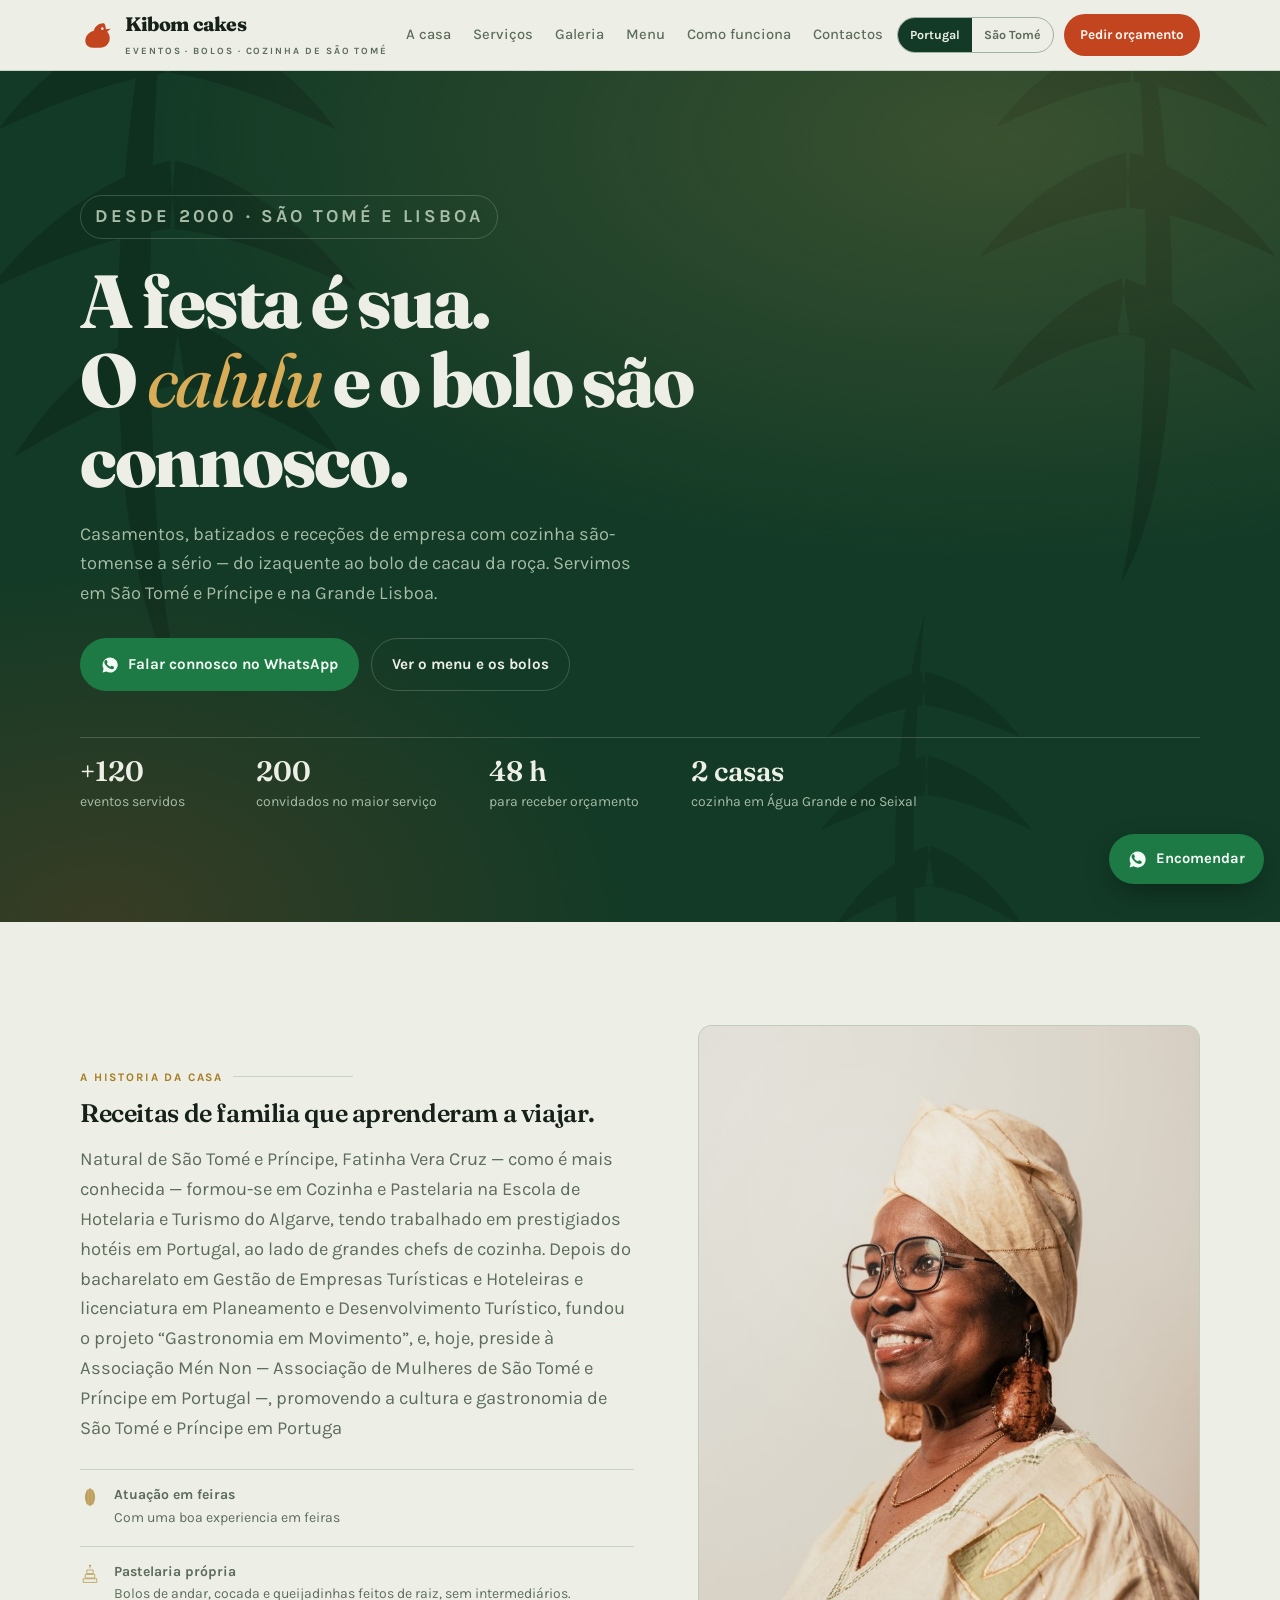
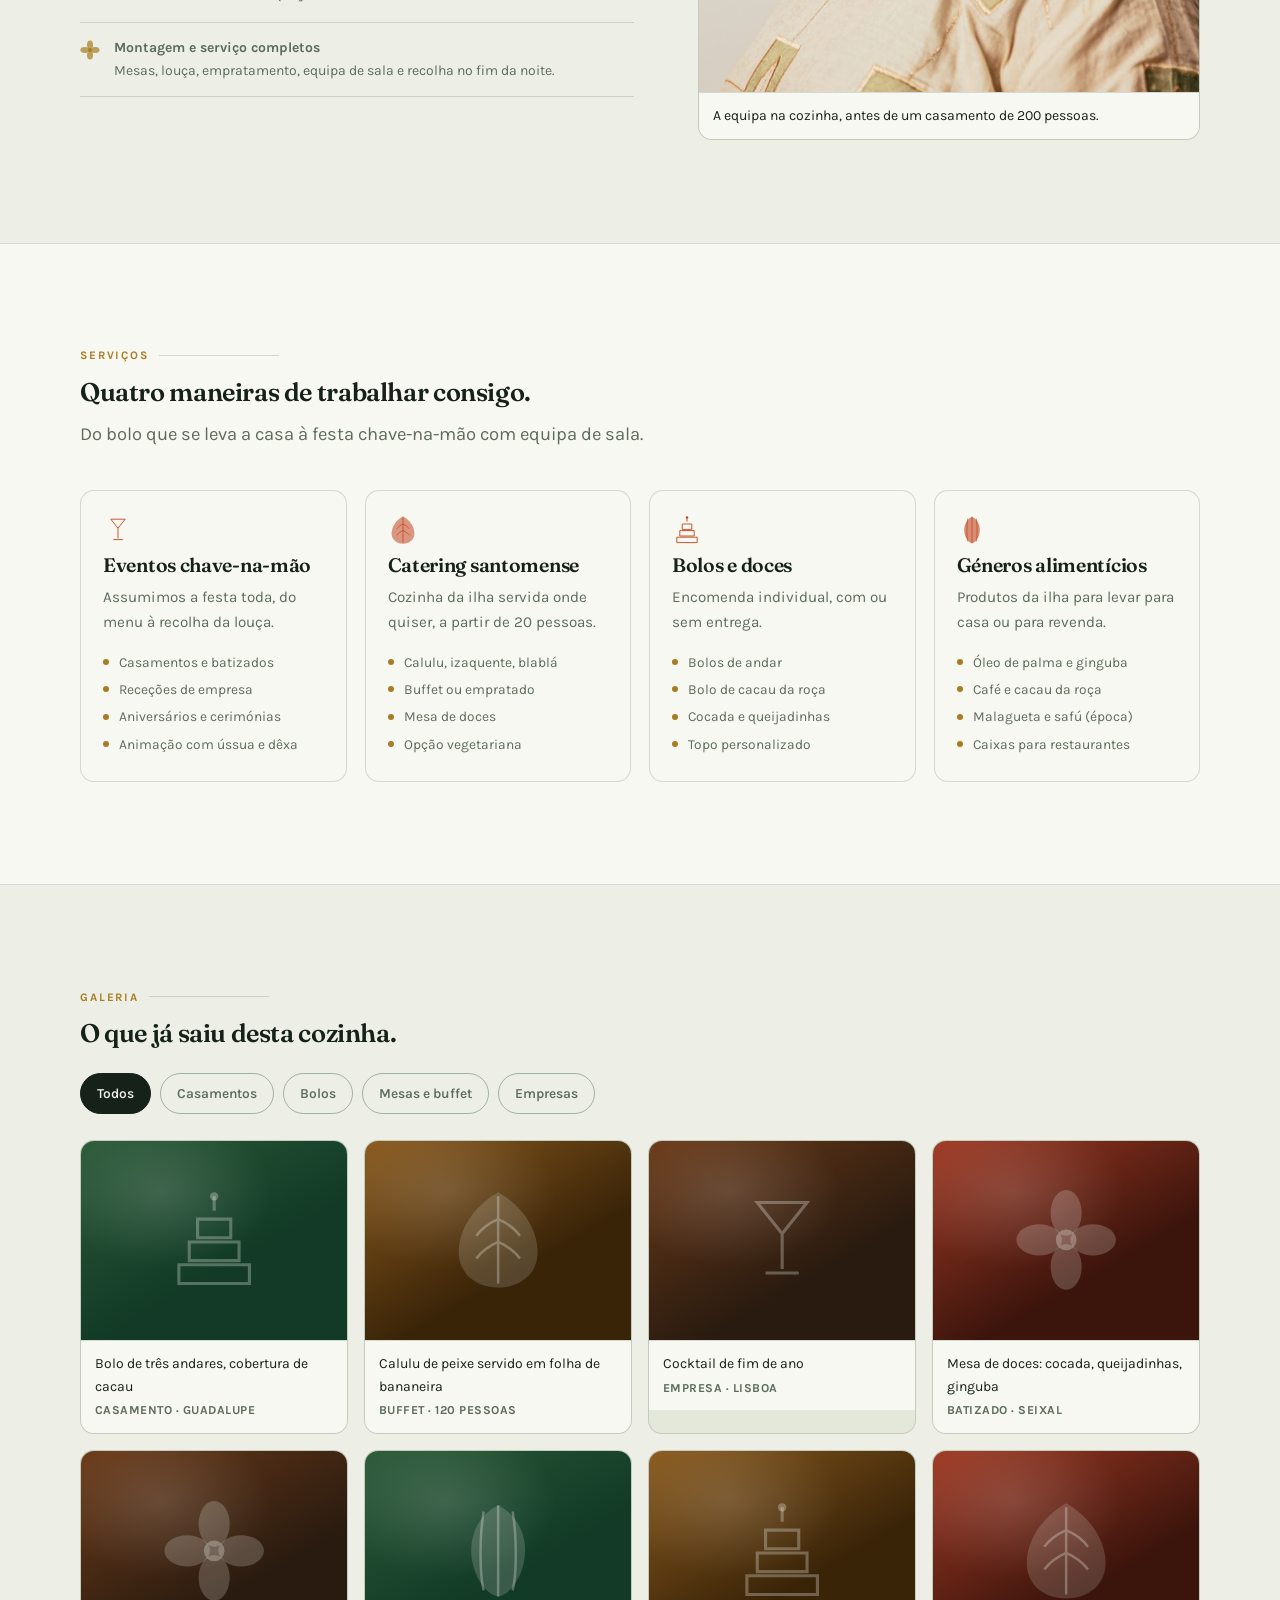
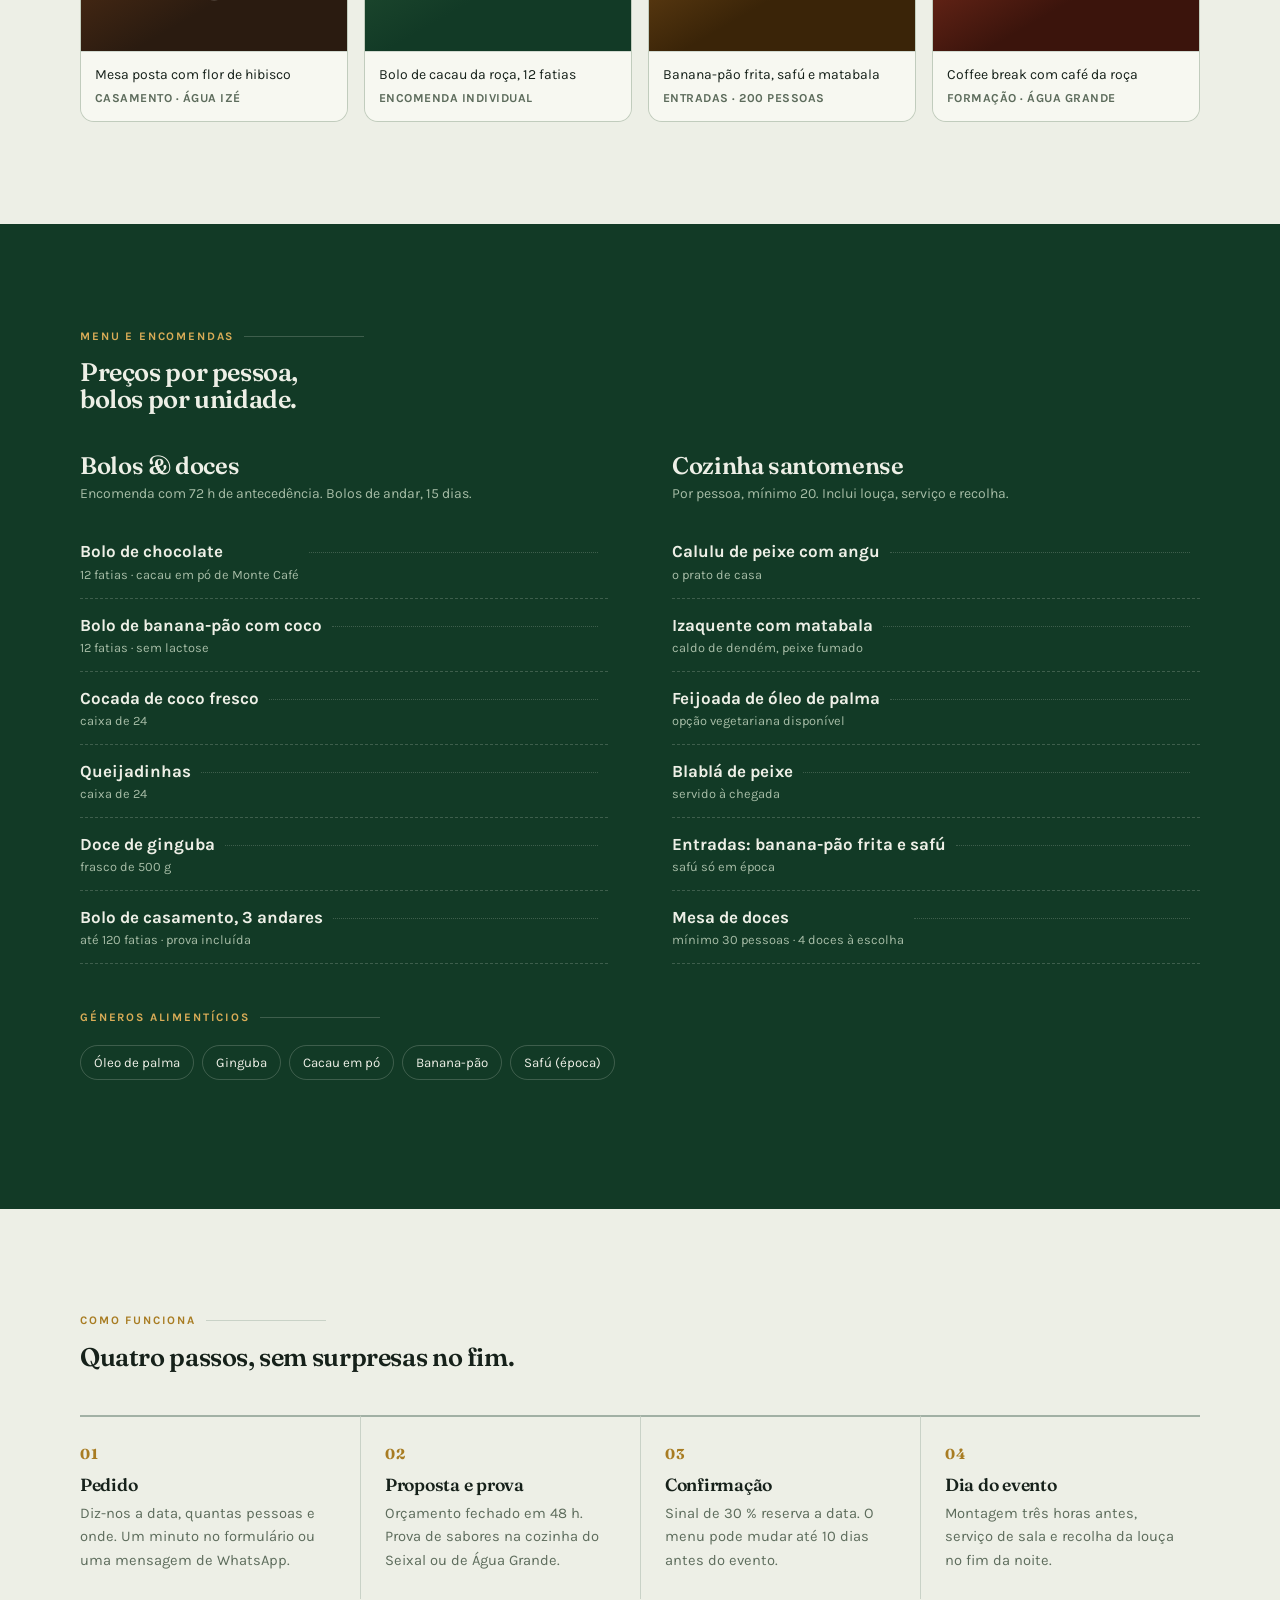
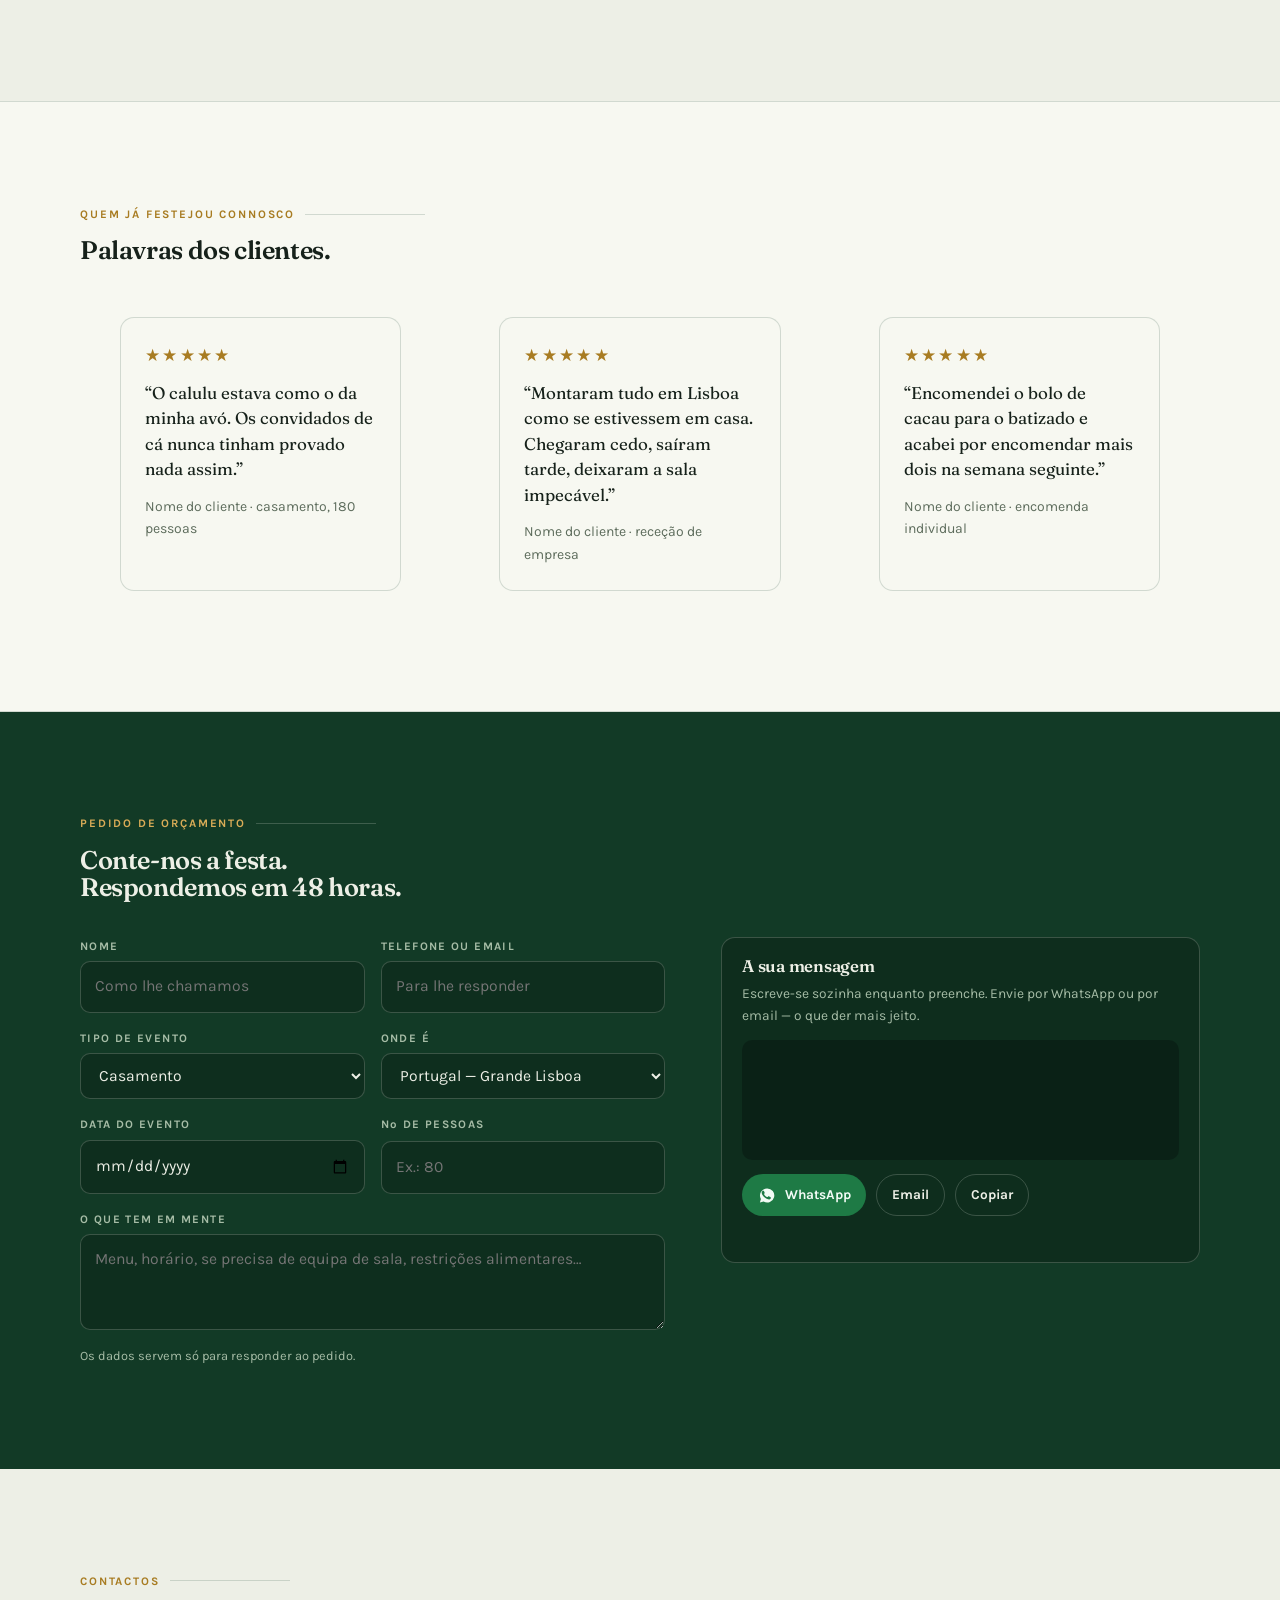
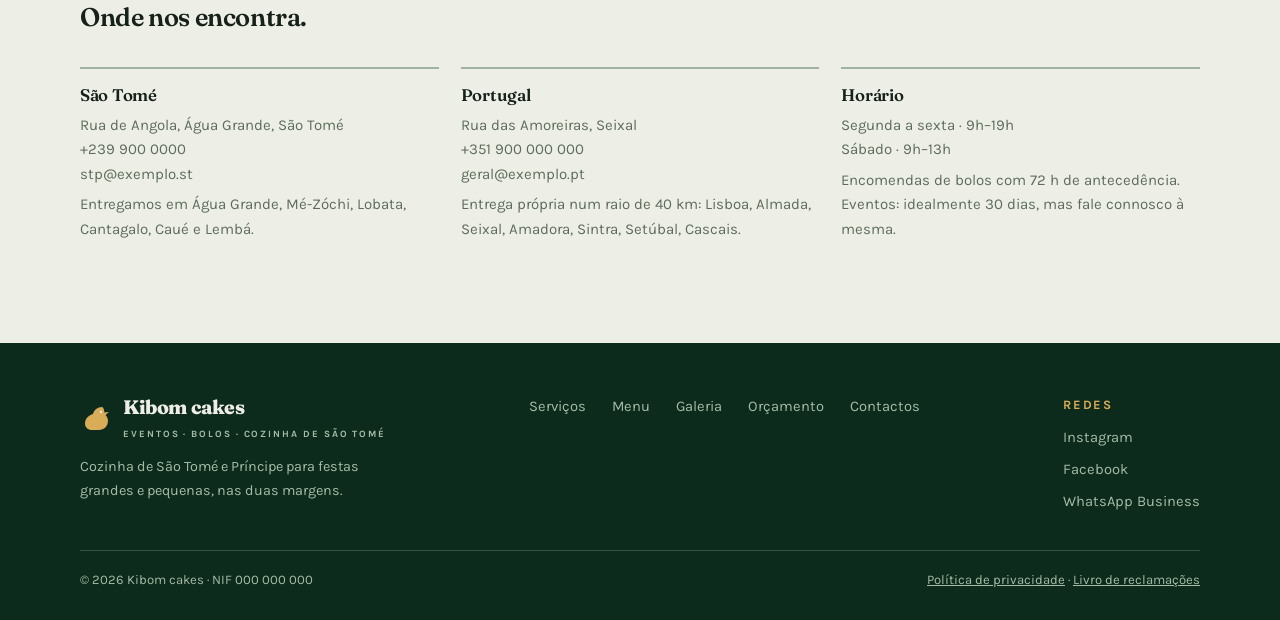
<file: index.html>
<!doctype html>
<html lang="pt-PT">
<head>
<meta charset="utf-8">
<meta name="viewport" content="width=device-width, initial-scale=1">
<meta name="description" content="Eventos, catering, bolos e géneros alimentícios de São Tomé e Príncipe. Servimos em São Tomé e na Grande Lisboa.">
<meta name="theme-color" content="#123A26">
<link rel="icon" href="data:image/svg+xml,<svg xmlns=%22http://www.w3.org/2000/svg%22 viewBox=%220 0 100 100%22><text y=%22.9em%22 font-size=%2290%22>&#127856;</text></svg>">
<!-- Open Graph: substituir url/imagem pelos reais antes de publicar -->
<meta property="og:type" content="website">
<meta property="og:title" content="Kibom cakes — Eventos e bolos de São Tomé">
<meta property="og:description" content="Cozinha de São Tomé e Príncipe para festas grandes e pequenas, em São Tomé e na Grande Lisboa.">
<style>
  *{box-sizing:border-box}
  html{-webkit-text-size-adjust:100%}
  body{margin:0}
  img{max-width:100%;height:auto}
  [hidden]{display:none !important}
</style>
<title>Kibom cakes</title>
<link rel="preconnect" href="https://fonts.googleapis.com">
<link rel="preconnect" href="https://fonts.gstatic.com" crossorigin>
<link rel="stylesheet" href="https://fonts.googleapis.com/css2?family=Fraunces:opsz,wght,SOFT,WONK@9..144,400,40,1;9..144,600,40,1;9..144,800,40,1&family=Karla:wght@400;500;700&display=swap">

<link rel="stylesheet" href="kibom.css">
</head>
<body>
<a class="skip" href="#main">Saltar para o conteúdo</a>

<!-- motifs -->
<svg width="0" height="0" style="position:absolute" aria-hidden="true" focusable="false">
  <defs>
    <symbol id="m-leaf" viewBox="0 0 100 100">
      <path fill="currentColor" d="M50 4C26 18 12 40 12 62c0 20 16 34 38 34s38-14 38-34C88 40 74 18 50 4Z" opacity=".55"/>
      <path stroke="currentColor" stroke-width="2.4" fill="none" d="M50 8v84M50 30c-9 4-16 9-21 16M50 30c9 4 16 9 21 16M50 52c-9 4-16 9-21 16M50 52c9 4 16 9 21 16"/>
    </symbol>
    <symbol id="m-pod" viewBox="0 0 100 100">
      <path fill="currentColor" d="M50 6c16 8 26 24 26 44S64 92 50 94C36 92 24 70 24 50S34 14 50 6Z" opacity=".6"/>
      <path stroke="currentColor" stroke-width="2.4" fill="none" d="M50 6v88M36 12c-4 24-4 60 0 76M64 12c4 24 4 60 0 76"/>
    </symbol>
    <symbol id="m-cake" viewBox="0 0 100 100">
      <path stroke="currentColor" stroke-width="3" fill="none" d="M50 8v14M34 30h32v18H34zM26 52h48v18H26zM16 74h68v18H16z"/>
      <circle cx="50" cy="8" r="4" fill="currentColor"/>
    </symbol>
    <symbol id="m-flower" viewBox="0 0 100 100">
      <g fill="currentColor" opacity=".7">
        <ellipse cx="50" cy="24" rx="15" ry="22"/><ellipse cx="50" cy="76" rx="15" ry="22"/>
        <ellipse cx="24" cy="50" rx="22" ry="15"/><ellipse cx="76" cy="50" rx="22" ry="15"/>
      </g>
      <circle cx="50" cy="50" r="10" fill="currentColor"/>
    </symbol>
    <symbol id="m-glass" viewBox="0 0 100 100">
      <path stroke="currentColor" stroke-width="3" fill="none" d="M26 14h48l-24 30zM50 44v34M34 82h32"/>
    </symbol>
    <symbol id="m-frond" viewBox="0 0 200 300">
      <path fill="currentColor" d="M100 0c-6 60-10 140-6 220 2 38 6 62 10 80-10-16-18-44-22-84C76 138 84 58 100 0Z"/>
      <g fill="currentColor">
        <path d="M98 40C76 44 52 60 34 84c26-12 48-20 66-22ZM100 40c22 4 46 20 64 44-26-12-48-20-66-22ZM100 96c-24 6-50 24-70 50 28-14 52-22 72-24ZM102 96c24 6 50 24 70 50-28-14-52-22-72-24ZM102 156c-22 8-46 28-62 54 26-16 48-26 66-28ZM104 156c22 8 46 28 62 54-26-16-48-26-66-28Z"/>
      </g>
    </symbol>
    <symbol id="m-ossobo" viewBox="0 0 64 64">
      <path fill="currentColor" d="M44 10c-9 0-16 6-18 14-8 2-16 9-16 19 0 8 6 13 14 13h14c10 0 18-8 18-18 0-5-2-9-5-12l7-6-9 1c-1-6-2-11-5-11Z"/>
      <circle cx="42" cy="20" r="2.4" fill="var(--bg)"/>
    </symbol>
    <symbol id="m-wa" viewBox="0 0 24 24">
      <path fill="currentColor" d="M12 2a10 10 0 0 0-8.6 15L2 22l5.2-1.4A10 10 0 1 0 12 2Zm5.5 14c-.3.8-1.5 1.4-2.1 1.5-.6.1-1.3.1-2-.1-.5-.2-1.1-.4-1.9-.8-3.3-1.4-5.4-4.8-5.6-5-.2-.2-1.4-1.8-1.4-3.4S5.4 6 5.7 5.7a1 1 0 0 1 .8-.4h.5c.2 0 .5 0 .7.5l1 2.3c.1.2.1.4 0 .6l-.4.6-.3.4c-.1.1-.3.3-.1.6.2.3.8 1.4 1.8 2.3 1.2 1.1 2.2 1.4 2.5 1.6.3.1.5.1.7-.1l.9-1c.2-.3.4-.2.7-.1l2.2 1.1c.3.2.5.2.6.4.1.1.1.6-.2 1.4Z"/>
    </symbol>
  </defs>
</svg>



<header class="site-head">
  <div class="wrap">
    <a class="brand" href="#top" data-ph="logótipo + nome reais">
      <svg aria-hidden="true"><use href="#m-ossobo"/></svg>
      <span>
        <span class="brand-name">Kibom cakes</span>
        <span class="brand-tag">Eventos &middot; Bolos &middot; Cozinha de São Tomé</span>
      </span>
    </a>

    <nav class="nav" id="nav" aria-label="Principal">
      <button class="nav-close" type="button" id="navClose" aria-label="Fechar menu">Fechar</button>
      <a href="#sobre">A casa</a>
      <a href="#servicos">Serviços</a>
      <a href="#galeria">Galeria</a>
      <a href="#menu">Menu</a>
      <a href="#processo">Como funciona</a>
      <a href="#contacto">Contactos</a>
    </nav>

    <div class="head-cta">
      <div class="regsw" role="group" aria-label="Escolher região">
        <button type="button" data-region-btn="pt" aria-pressed="true">Portugal</button>
        <button type="button" data-region-btn="stp" aria-pressed="false">São Tomé</button>
      </div>
      <a class="btn btn-primary btn-sm" href="#orcamento">Pedir orçamento</a>
      <button class="burger" type="button" id="burger" aria-label="Abrir menu" aria-expanded="false">Menu</button>
    </div>
  </div>
</header>

<main id="main">
  <!-- ===== HERO ===== -->
  <section class="hero" id="top">
    <div class="fronds" aria-hidden="true">
      <svg class="f1" viewBox="0 0 200 300"><use href="#m-frond"/></svg>
      <svg class="f2" viewBox="0 0 200 300"><use href="#m-frond"/></svg>
      <svg class="f3" viewBox="0 0 200 300"><use href="#m-frond"/></svg>
    </div>
    <div class="wrap">
      <p class="hero-kicker">Desde <span data-ph="ano de fundação">2000</span> &middot; São Tomé e Lisboa</p>
      <h1>A festa é sua.<br>O <em>calulu</em> e o bolo são connosco.</h1>
      <p>Casamentos, batizados e receções de empresa com cozinha são-tomense a sério — do izaquente ao bolo de cacau da roça. Servimos em São Tomé e Príncipe e na Grande Lisboa.</p>
      <div class="hero-actions">
        <a class="btn btn-wa" href="#orcamento"><svg aria-hidden="true"><use href="#m-wa"/></svg>Falar connosco no WhatsApp</a>
        <a class="btn btn-ghost" href="#menu">Ver o menu e os bolos</a>
      </div>
      <div class="facts">
        <div class="fact" data-ph="número real"><b class="tnum">+120</b><span>eventos servidos</span></div>
        <div class="fact" data-ph="número real"><b class="tnum"> 200</b><span>convidados no maior serviço</span></div>
        <div class="fact"><b class="tnum">48 h</b><span>para receber orçamento</span></div>
        <div class="fact"><b>2 casas</b><span>cozinha em Água Grande e no Seixal</span></div>
      </div>
    </div>
  </section>

  <!-- ===== SOBRE ===== -->
  <section class="section" id="sobre">
    <div class="wrap two">
      <div>
        <p class="eyebrow">A  historia da casa</p>
        <h2>Receitas de familia que aprenderam  a viajar.</h2>
        <p class="lead narrow" style="margin-top:18px" data-ph="história real da empresa">
          Natural de São Tomé e Príncipe, Fatinha Vera Cruz — como é mais conhecida — formou-se em Cozinha e Pastelaria na Escola de Hotelaria e Turismo do Algarve, tendo trabalhado em prestigiados hotéis em Portugal, ao lado de grandes chefs de cozinha. Depois do bacharelato em Gestão de Empresas Turísticas e Hoteleiras e licenciatura em Planeamento e Desenvolvimento Turístico, fundou o projeto “Gastronomia em Movimento”, e, hoje, preside à Associação Mén Non — Associação de Mulheres de São Tomé e Príncipe em Portugal —, promovendo a cultura e gastronomia de São Tomé e Príncipe em Portuga
        </p>
        <ul class="rule-list">
          <li><svg aria-hidden="true"><use href="#m-pod"/></svg><span><b>Atuação em feiras</b><span>Com uma boa experiencia em feiras  </span></span></li>
          <li><svg aria-hidden="true"><use href="#m-cake"/></svg><span><b>Pastelaria própria</b><span>Bolos de andar, cocada e queijadinhas feitos de raiz, sem intermediários.</span></span></li>
          <li><svg aria-hidden="true"><use href="#m-flower"/></svg><span><b>Montagem e serviço completos</b><span>Mesas, louça, empratamento, equipa de sala e recolha no fim da noite.</span></span></li>
        </ul>
      </div>
      <figure class="shot" data-ph="foto real da equipa">
        <div class="shot-art b tall"><img src="026A5405-731x1024.jpg" alt=""></div>
        <figcaption>A equipa na cozinha, antes de um casamento de 200 pessoas.</figcaption>
      </figure>
    </div>
  </section>

  <!-- ===== SERVIÇOS ===== -->
  <section class="section" id="servicos" style="background:var(--surface);border-block:1px solid var(--line)">
    <div class="wrap">
      <p class="eyebrow">Serviços</p>
      <h2>Quatro maneiras de trabalhar consigo.</h2>
      <p class="lead narrow" style="margin-top:14px">Do bolo que se leva a casa à festa chave-na-mão com equipa de sala.</p>
      <div class="svcs">
        <article class="svc">
          <svg aria-hidden="true"><use href="#m-glass"/></svg>
          <h3>Eventos chave-na-mão</h3>
          <p>Assumimos a festa toda, do menu à recolha da louça.</p>
          <ul><li>Casamentos e batizados</li><li>Receções de empresa</li><li>Aniversários e cerimónias</li><li>Animação com ússua e dêxa</li></ul>
        </article>
        <article class="svc">
          <svg aria-hidden="true"><use href="#m-leaf"/></svg>
          <h3>Catering santomense</h3>
          <p>Cozinha da ilha servida onde quiser, a partir de 20 pessoas.</p>
          <ul><li>Calulu, izaquente, blablá</li><li>Buffet ou empratado</li><li>Mesa de doces</li><li>Opção vegetariana</li></ul>
        </article>
        <article class="svc">
          <svg aria-hidden="true"><use href="#m-cake"/></svg>
          <h3>Bolos e doces</h3>
          <p>Encomenda individual, com ou sem entrega.</p>
          <ul><li>Bolos de andar</li><li>Bolo de cacau da roça</li><li>Cocada e queijadinhas</li><li>Topo personalizado</li></ul>
        </article>
        <article class="svc">
          <svg aria-hidden="true"><use href="#m-pod"/></svg>
          <h3>Géneros alimentícios</h3>
          <p>Produtos da ilha para levar para casa ou para revenda.</p>
          <ul><li>Óleo de palma e ginguba</li><li>Café e cacau da roça</li><li>Malagueta e safú (época)</li><li>Caixas para restaurantes</li></ul>
        </article>
      </div>
    </div>
  </section>

  <!-- ===== GALERIA ===== -->
  <section class="section" id="galeria">
    <div class="wrap">
      <p class="eyebrow">Galeria</p>
      <h2>O que já saiu desta cozinha.</h2>
      <div class="filters" role="group" aria-label="Filtrar galeria">
        <button class="chip" type="button" data-filter="todos" aria-pressed="true">Todos</button>
        <button class="chip" type="button" data-filter="casamentos" aria-pressed="false">Casamentos</button>
        <button class="chip" type="button" data-filter="bolos" aria-pressed="false">Bolos</button>
        <button class="chip" type="button" data-filter="mesa" aria-pressed="false">Mesas e buffet</button>
        <button class="chip" type="button" data-filter="empresa" aria-pressed="false">Empresas</button>
      </div>
      <div class="grid-gal" id="gal" data-ph="8 a 12 fotos reais, 1600px de largura">
        <figure class="shot" data-cat="casamentos"><div class="shot-art a"><svg aria-hidden="true"><use href="#m-cake"/></svg></div><button class="shot-btn" type="button" aria-label="Ampliar: bolo de casamento de três andares"></button><figcaption>Bolo de três andares, cobertura de cacau<span>casamento &middot; Guadalupe</span></figcaption></figure>
        <figure class="shot" data-cat="mesa"><div class="shot-art c"><svg aria-hidden="true"><use href="#m-leaf"/></svg></div><button class="shot-btn" type="button" aria-label="Ampliar: mesa de calulu"></button><figcaption>Calulu de peixe servido em folha de bananeira<span>buffet &middot; 120 pessoas</span></figcaption></figure>
        <figure class="shot" data-cat="empresa"><div class="shot-art b"><svg aria-hidden="true"><use href="#m-glass"/></svg></div><button class="shot-btn" type="button" aria-label="Ampliar: receção de empresa"></button><figcaption>Cocktail de fim de ano<span>empresa &middot; Lisboa</span></figcaption></figure>
        <figure class="shot" data-cat="bolos"><div class="shot-art d"><svg aria-hidden="true"><use href="#m-flower"/></svg></div><button class="shot-btn" type="button" aria-label="Ampliar: mesa de doces"></button><figcaption>Mesa de doces: cocada, queijadinhas, ginguba<span>batizado &middot; Seixal</span></figcaption></figure>
        <figure class="shot" data-cat="casamentos"><div class="shot-art b"><svg aria-hidden="true"><use href="#m-flower"/></svg></div><button class="shot-btn" type="button" aria-label="Ampliar: decoração de mesa"></button><figcaption>Mesa posta com flor de hibisco<span>casamento &middot; Água Izé</span></figcaption></figure>
        <figure class="shot" data-cat="bolos"><div class="shot-art a"><svg aria-hidden="true"><use href="#m-pod"/></svg></div><button class="shot-btn" type="button" aria-label="Ampliar: bolo de cacau"></button><figcaption>Bolo de cacau da roça, 12 fatias<span>encomenda individual</span></figcaption></figure>
        <figure class="shot" data-cat="mesa"><div class="shot-art c"><svg aria-hidden="true"><use href="#m-cake"/></svg></div><button class="shot-btn" type="button" aria-label="Ampliar: buffet de banana-pão"></button><figcaption>Banana-pão frita, safú e matabala<span>entradas &middot; 200 pessoas</span></figcaption></figure>
        <figure class="shot" data-cat="empresa"><div class="shot-art d"><svg aria-hidden="true"><use href="#m-leaf"/></svg></div><button class="shot-btn" type="button" aria-label="Ampliar: coffee break"></button><figcaption>Coffee break com café da roça<span>formação &middot; Água Grande</span></figcaption></figure>
      </div>
    </div>
  </section>

  <!-- ===== MENU ===== -->
  <section class="section band on-field" id="menu">
    <div class="wrap">
      <p class="eyebrow">Menu e encomendas</p>
      <h2 style="max-width:20ch">Preços por pessoa, bolos por unidade.</h2>
      <div class="menu-cols">
        <div class="menu-col" data-ph="preços reais">
          <h3>Bolos &amp; doces</h3>
          <p>Encomenda com 72 h de antecedência. Bolos de andar, 15 dias.</p>
          <div class="item"><span class="item-name"><b>Bolo de chocolate</b><small>12 fatias · cacau em pó de Monte Café</small></span><span class="item-dots"></span><span class="item-price" data-eur="50"></span></div>
          <div class="item"><span class="item-name"><b>Bolo de banana-pão com coco</b><small>12 fatias · sem lactose</small></span><span class="item-dots"></span><span class="item-price" data-eur="50"></span></div>
          <div class="item"><span class="item-name"><b>Cocada de coco fresco</b><small>caixa de 24</small></span><span class="item-dots"></span><span class="item-price" data-eur="15"></span></div>
          <div class="item"><span class="item-name"><b>Queijadinhas</b><small>caixa de 24</small></span><span class="item-dots"></span><span class="item-price" data-eur="18"></span></div>
          <div class="item"><span class="item-name"><b>Doce de ginguba</b><small>frasco de 500 g</small></span><span class="item-dots"></span><span class="item-price" data-eur="9"></span></div>
          <div class="item"><span class="item-name"><b>Bolo de casamento, 3 andares</b><small>até 120 fatias · prova incluída</small></span><span class="item-dots"></span><span class="item-price" data-eur="180" data-from="1"></span></div>
        </div>
        <div class="menu-col" data-ph="preços reais">
          <h3>Cozinha santomense</h3>
          <p>Por pessoa, mínimo 20. Inclui louça, serviço e recolha.</p>
          <div class="item"><span class="item-name"><b>Calulu de peixe com angu</b><small>o prato de casa</small></span><span class="item-dots"></span><span class="item-price" data-eur="14"></span></div>
          <div class="item"><span class="item-name"><b>Izaquente com matabala</b><small>caldo de dendém, peixe fumado</small></span><span class="item-dots"></span><span class="item-price" data-eur="13"></span></div>
          <div class="item"><span class="item-name"><b>Feijoada de óleo de palma</b><small>opção vegetariana disponível</small></span><span class="item-dots"></span><span class="item-price" data-eur="12"></span></div>
          <div class="item"><span class="item-name"><b>Blablá de peixe</b><small>servido à chegada</small></span><span class="item-dots"></span><span class="item-price" data-eur="9"></span></div>
          <div class="item"><span class="item-name"><b>Entradas: banana-pão frita e safú</b><small>safú só em época</small></span><span class="item-dots"></span><span class="item-price" data-eur="4"></span></div>
          <div class="item"><span class="item-name"><b>Mesa de doces</b><small>mínimo 30 pessoas · 4 doces à escolha</small></span><span class="item-dots"></span><span class="item-price" data-eur="7"></span></div>
        </div>
      </div>

      <div style="margin-top:44px">
        <p class="eyebrow">Géneros alimentícios</p>
        <div class="pantry">
          <span>Óleo de palma</span><span>Ginguba</span><span>Cacau em pó</span>
         <span>Banana-pão</span><span>Safú (época)</span>
         
        </div>
      </div>

      <p class="note" id="fxNote"></p>
    </div>
  </section>

  <!-- ===== PROCESSO ===== -->
  <section class="section" id="processo">
    <div class="wrap">
      <p class="eyebrow">Como funciona</p>
      <h2>Quatro passos, sem surpresas no fim.</h2>
      <div class="steps">
        <div class="step"><h3>Pedido</h3><p>Diz-nos a data, quantas pessoas e onde. Um minuto no formulário ou uma mensagem de WhatsApp.</p></div>
        <div class="step"><h3>Proposta e prova</h3><p>Orçamento fechado em 48 h. Prova de sabores na cozinha do Seixal ou de Água Grande.</p></div>
        <div class="step"><h3>Confirmação</h3><p>Sinal de 30 % reserva a data. O menu pode mudar até 10 dias antes do evento.</p></div>
        <div class="step"><h3>Dia do evento</h3><p>Montagem três horas antes, serviço de sala e recolha da louça no fim da noite.</p></div>
      </div>
    </div>
  </section>

  <!-- ===== TESTEMUNHOS ===== -->
  <section class="section" style="background:var(--surface);border-block:1px solid var(--line)">
    <div class="wrap">
      <p class="eyebrow">Quem já festejou connosco</p>
      <h2>Palavras dos clientes.</h2>
      <div class="quotes" data-ph="testemunhos reais, com autorização">
        <blockquote class="quote"><p class="stars" aria-label="5 em 5">★★★★★</p><p>“O calulu estava como o da minha avó. Os convidados de cá nunca tinham provado nada assim.”</p><footer>Nome do cliente · casamento, 180 pessoas</footer></blockquote>
        <blockquote class="quote"><p class="stars" aria-label="5 em 5">★★★★★</p><p>“Montaram tudo em Lisboa como se estivessem em casa. Chegaram cedo, saíram tarde, deixaram a sala impecável.”</p><footer>Nome do cliente · receção de empresa</footer></blockquote>
        <blockquote class="quote"><p class="stars" aria-label="5 em 5">★★★★★</p><p>“Encomendei o bolo de cacau para o batizado e acabei por encomendar mais dois na semana seguinte.”</p><footer>Nome do cliente · encomenda individual</footer></blockquote>
      </div>
    </div>
  </section>

  <!-- ===== ORÇAMENTO ===== -->
  <section class="section band on-field" id="orcamento">
    <div class="wrap">
      <p class="eyebrow">Pedido de orçamento</p>
      <h2 style="max-width:22ch">Conte-nos a festa. Respondemos em 48 horas.</h2>
      <div class="form-grid" style="margin-top:36px">
        <form id="quoteForm" novalidate>
          <div class="row2">
            <div class="field"><label for="f-nome">Nome</label><input id="f-nome" name="nome" type="text" autocomplete="name" placeholder="Como lhe chamamos"></div>
            <div class="field"><label for="f-contacto">Telefone ou email</label><input id="f-contacto" name="contacto" type="text" autocomplete="tel" placeholder="Para lhe responder"></div>
          </div>
          <div class="row2">
            <div class="field">
              <label for="f-tipo">Tipo de evento</label>
              <select id="f-tipo" name="tipo">
                <option>Casamento</option><option>Batizado</option><option>Aniversário</option>
                <option>Receção de empresa</option><option>Encomenda de bolo</option><option>Géneros alimentícios</option><option>Outro</option>
              </select>
            </div>
            <div class="field">
              <label for="f-local">Onde é</label>
              <select id="f-local" name="local">
                <option value="pt">Portugal — Grande Lisboa</option>
                <option value="pt-out">Portugal — outra zona</option>
                <option value="stp">São Tomé</option>
                <option value="principe">Príncipe</option>
              </select>
            </div>
          </div>
          <div class="row2">
            <div class="field"><label for="f-data">Data do evento</label><input id="f-data" name="data" type="date"></div>
            <div class="field"><label for="f-pessoas">Nº de pessoas</label><input id="f-pessoas" name="pessoas" type="number" min="1" step="1" placeholder="Ex.: 80"></div>
          </div>
          <div class="field"><label for="f-msg">O que tem em mente</label><textarea id="f-msg" name="msg" placeholder="Menu, horário, se precisa de equipa de sala, restrições alimentares…"></textarea></div>
          <p style="font-size:.8rem;color:var(--on-field-muted)">Os dados servem só para responder ao pedido.</p>
        </form>

        <aside class="preview">
          <h3>A sua mensagem</h3>
          <p style="font-size:.86rem;color:var(--on-field-muted)">Escreve-se sozinha enquanto preenche. Envie por WhatsApp ou por email — o que der mais jeito.</p>
          <p class="msg" id="msgPreview"></p>
          <div class="preview-actions">
            <a class="btn btn-wa btn-sm" id="waLink" href="https://web.whatsapp.com/" target="_blank" rel="noopener"><svg aria-hidden="true" style="width:17px;height:17px"><use href="#m-wa"/></svg>WhatsApp</a>
            <a class="btn btn-ghost btn-sm" id="mailLink" href="https://mail.google.com/mail/u/0/?hl=pt-BR#inbox">Email</a>
            <button class="btn btn-ghost btn-sm" type="button" id="copyBtn">Copiar</button>
          </div>
          <p class="copied" id="copied" role="status"></p>
        </aside>
      </div>
    </div>
  </section>

  <!-- ===== CONTACTOS ===== -->
  <section class="section" id="contacto">
    <div class="wrap">
      <p class="eyebrow">Contactos</p>
      <h2>Onde nos encontra.</h2>
      <div class="contact-grid">
        <div class="cbox" data-ph="morada e contactos reais">
          <h3>São Tomé</h3>
          <p>Rua <span data-ph="morada">de Angola</span>, Água Grande, São Tomé</p>
          <a href="tel:+2399000000" data-phone="stp">+239 900 0000</a>
          <a href="mailto:stp@exemplo.st">stp@exemplo.st</a>
          <p class="zones">Entregamos em Água Grande, Mé-Zóchi, Lobata, Cantagalo, Caué e Lembá.</p>
        </div>
        <div class="cbox" data-ph="morada e contactos reais">
          <h3>Portugal</h3>
          <p>Rua <span data-ph="morada">das Amoreiras</span>, Seixal</p>
          <a href="tel:+351900000000" data-phone="pt">+351 900 000 000</a>
          <a href="mailto:geral@exemplo.pt">geral@exemplo.pt</a>
          <p class="zones">Entrega própria num raio de 40 km: Lisboa, Almada, Seixal, Amadora, Sintra, Setúbal, Cascais.</p>
        </div>
        <div class="cbox">
          <h3>Horário</h3>
          <p>Segunda a sexta &middot; 9h–19h</p>
          <p>Sábado &middot; 9h–13h</p>
          <p class="zones">Encomendas de bolos com 72 h de antecedência. Eventos: idealmente 30 dias, mas fale connosco à mesma.</p>
        </div>
      </div>
    </div>
  </section>
</main>

<footer class="site-foot">
  <div class="wrap">
    <div class="foot-top">
      <div>
        <div class="brand" style="pointer-events:none">
          <svg aria-hidden="true" style="width:32px;height:32px;color:var(--gold)"><use href="#m-ossobo"/></svg>
          <span><span class="brand-name">Kibom cakes</span><span class="brand-tag" style="color:var(--on-field-muted)">Eventos &middot; Bolos &middot; Cozinha de São Tomé</span></span>
        </div>
        <p style="margin-top:14px;max-width:34ch;font-size:.9rem;color:var(--on-field-muted)">Cozinha de São Tomé e Príncipe para festas grandes e pequenas, nas duas margens.</p>
      </div>
      <nav class="foot-links" aria-label="Rodapé">
        <a href="#servicos">Serviços</a><a href="#menu">Menu</a><a href="#galeria">Galeria</a>
        <a href="#orcamento">Orçamento</a><a href="#contacto">Contactos</a>
      </nav>
      <div data-ph="links reais">
        <p style="font-size:.8rem;letter-spacing:.14em;text-transform:uppercase;font-weight:700;color:var(--gold)">Redes</p>
        <nav class="foot-links" style="flex-direction:column;gap:8px;margin-top:10px" aria-label="Redes sociais">
          <a href="https://www.instagram.com/kibom.cakes/">Instagram</a><a href="#">Facebook</a><a href="#">WhatsApp Business</a>
        </nav>
      </div>
    </div>
    <div class="foot-bottom">
      <span>© <span id="yr">2026</span> Kibom cakes &middot; NIF <span data-ph="NIF real">000 000 000</span></span>
      <span><a href="#" style="color:inherit">Política de privacidade</a> &middot; <a href="#" style="color:inherit">Livro de reclamações</a></span>
    </div>
  </div>
</footer>

<a class="fab" id="fab" href="https://web.whatsapp.com/" aria-label="Falar no WhatsApp">
  <svg aria-hidden="true"><use href="#m-wa"/></svg><span>Encomendar</span>
</a>

<div class="lb" id="lb" hidden role="dialog" aria-modal="true" aria-label="Foto ampliada">
  <button class="lb-close" type="button" id="lbClose">Fechar</button>
  <div class="lb-inner">
    <div class="shot-art a" id="lbArt"><svg aria-hidden="true"><use href="#m-cake"/></svg></div>
    <p class="lb-cap" id="lbCap"></p>
  </div>
</div>

<script src="kibom.js" type="module" defer></script>
</body>
</html>
</file>
<file: kibom.css>
/* ============ TOKENS ============ */
:root{
  /* light: lime-wash walls of a roça, deep obô green, cacau amber */
  --bg:#EDEFE6;
  --surface:#F7F8F1;
  --surface-2:#E4E8DA;
  --ink:#16211A;
  --muted:#5D6C5C;
  --line:rgba(18,58,38,.16);
  --line-strong:rgba(18,58,38,.34);

  --field:#123A26;          /* full-bleed green bands */
  --field-2:#0D2B1C;
  --on-field:#EDEFE6;
  --on-field-muted:#A6BCA6;
  --on-field-line:rgba(237,239,230,.20);

  --accent:#C2451F;         /* cacau pod, split open */
  --accent-ink:#FFF6F1;
  --gold:#A87C22;           /* rules, eyebrows, prices */
  --gold-soft:rgba(168,124,34,.14);

  --wa:#1E7A45;             /* whatsapp action */
  --shadow:0 1px 2px rgba(13,43,28,.06), 0 12px 30px -18px rgba(13,43,28,.45);

  --fs-hero:clamp(2.5rem,7.2vw,4.7rem);
  --fs-h2:clamp(1.75rem,3.6vw,2.7rem);
  --fs-h3:1.22rem;
  --fs-body:1.0625rem;
  --fs-sm:.875rem;
  --fs-label:.72rem;
  --r:14px;
}
@media (prefers-color-scheme: dark){
  :root:not([data-theme="light"]){
    --bg:#0D1712;
    --surface:#14231A;
    --surface-2:#1B2C21;
    --ink:#E9E6D8;
    --muted:#9AAA96;
    --line:rgba(233,230,216,.14);
    --line-strong:rgba(233,230,216,.30);

    --field:#16301F;
    --field-2:#0A1A11;
    --on-field:#E9E6D8;
    --on-field-muted:#93A992;
    --on-field-line:rgba(233,230,216,.18);

    --accent:#E4714B;
    --accent-ink:#22100A;
    --gold:#D9AC57;
    --gold-soft:rgba(217,172,87,.16);
    --wa:#3BA267;
    --shadow:0 1px 2px rgba(0,0,0,.4), 0 14px 34px -20px rgba(0,0,0,.9);
  }
}
:root[data-theme="dark"]{
  --bg:#0D1712; --surface:#14231A; --surface-2:#1B2C21;
  --ink:#E9E6D8; --muted:#9AAA96;
  --line:rgba(233,230,216,.14); --line-strong:rgba(233,230,216,.30);
  --field:#16301F; --field-2:#0A1A11;
  --on-field:#E9E6D8; --on-field-muted:#93A992; --on-field-line:rgba(233,230,216,.18);
  --accent:#E4714B; --accent-ink:#22100A;
  --gold:#D9AC57; --gold-soft:rgba(217,172,87,.16);
  --wa:#3BA267;
  --shadow:0 1px 2px rgba(0,0,0,.4), 0 14px 34px -20px rgba(0,0,0,.9);
}

/* ============ BASE ============ */
*,*::before,*::after{box-sizing:border-box}
body{
  margin:0;
  background:var(--bg);
  color:var(--ink);
  font-family:"Karla","Helvetica Neue",Helvetica,Arial,sans-serif;
  font-size:var(--fs-body);
  line-height:1.62;
  -webkit-font-smoothing:antialiased;
}
h1,h2,h3,h4{
  font-family:"Fraunces","Iowan Old Style",Georgia,"Times New Roman",serif;
  font-weight:600; line-height:1.06; text-wrap:balance; margin:0;
  letter-spacing:-.015em;
}
p{margin:0}
a{color:inherit}
img,svg{max-width:100%}
button{font:inherit;color:inherit}
:focus-visible{outline:3px solid var(--gold);outline-offset:3px;border-radius:4px}
.wrap{width:min(1120px,calc(100% - 40px));margin-inline:auto}
@media (max-width:480px){.wrap{width:calc(100% - 32px)}}
.narrow{max-width:62ch}
.skip{position:absolute;left:-9999px}
.skip:focus{left:12px;top:12px;z-index:99;background:var(--accent);color:var(--accent-ink);padding:10px 14px;border-radius:8px}

.eyebrow{
  font-size:var(--fs-label);letter-spacing:.16em;text-transform:uppercase;
  font-weight:700;color:var(--gold);display:flex;align-items:center;gap:10px;margin:0 0 14px;
}
.eyebrow::after{content:"";flex:1;height:1px;background:var(--line);max-width:120px}
.on-field .eyebrow{color:var(--gold)}
.on-field .eyebrow::after{background:var(--on-field-line)}
.lead{font-size:1.15rem;color:var(--muted)}
.section{padding-block:clamp(56px,8vw,104px)}
/* on a green field the gold has to lift, so re-point the token inside those bands */
.band,.hero,.site-foot{--gold:#D9AC57;--line:var(--on-field-line);--line-strong:var(--on-field-line)}
.band{background:var(--field);color:var(--on-field)}
.band .lead,.band .muted{color:var(--on-field-muted)}
.muted{color:var(--muted)}
.tnum{font-variant-numeric:tabular-nums}

/* ============ BUTTONS ============ */
.btn{
  display:inline-flex;align-items:center;gap:9px;justify-content:center;
  padding:13px 20px;border-radius:999px;border:1px solid transparent;
  font-weight:700;font-size:.95rem;text-decoration:none;cursor:pointer;white-space:nowrap;
  transition:transform .15s ease, background .15s ease, border-color .15s ease;
}
.btn svg{width:18px;height:18px;flex:0 0 18px}
.btn:hover{transform:translateY(-1px)}
.btn-primary{background:var(--accent);color:var(--accent-ink)}
.btn-wa{background:var(--wa);color:#F2FBF5}
.btn-ghost{border-color:var(--line-strong);background:transparent}
.band .btn-ghost{border-color:var(--on-field-line);color:var(--on-field)}
.btn-sm{padding:9px 15px;font-size:.85rem}

/* ============ DEMO BAR ============ */
.demo{background:var(--gold-soft);border-bottom:1px solid var(--line);font-size:var(--fs-sm)}
.demo .wrap{display:flex;gap:12px;align-items:center;flex-wrap:wrap;padding-block:9px}
.demo strong{color:var(--gold)}
.demo-actions{margin-left:auto;display:flex;gap:8px;flex-wrap:wrap}
.demo button{
  background:transparent;border:1px solid var(--line-strong);border-radius:999px;
  padding:5px 12px;font-size:.8rem;font-weight:700;cursor:pointer
}
.demo button[aria-pressed="true"]{background:var(--gold);color:var(--bg);border-color:var(--gold)}

/* review mode: expose every slot that needs the client's real content */
body.review [data-ph]{outline:2px dashed var(--gold);outline-offset:4px;border-radius:3px}
body.review [data-ph]{position:relative}
body.review [data-ph]::before{
  content:attr(data-ph);position:absolute;top:-9px;left:0;transform:translateY(-100%);
  background:var(--gold);color:var(--bg);font-family:"Karla",sans-serif;
  font-size:.62rem;font-weight:700;letter-spacing:.08em;text-transform:uppercase;
  padding:2px 7px;border-radius:4px;white-space:nowrap;z-index:5;pointer-events:none;line-height:1.5;
}

/* ============ HEADER ============ */
.site-head{
  position:sticky;top:0;z-index:40;background:var(--bg);
  border-bottom:1px solid var(--line);
}
.site-head .wrap{display:flex;align-items:center;gap:14px;padding-block:12px}
.brand{display:flex;align-items:center;gap:11px;text-decoration:none;flex-shrink:0}
.brand svg{width:34px;height:34px;color:var(--accent)}
.brand-name{font-family:"Fraunces",Georgia,serif;font-weight:800;font-size:1.22rem;line-height:1;letter-spacing:-.02em}
.brand-tag{display:block;font-family:"Karla",sans-serif;font-size:.6rem;letter-spacing:.2em;text-transform:uppercase;color:var(--muted);font-weight:700;margin-top:3px}
.nav{display:flex;gap:22px;margin-left:auto;align-items:center}
.nav a{text-decoration:none;font-size:.92rem;font-weight:500;color:var(--muted);white-space:nowrap}
.nav a:hover{color:var(--ink)}
.head-cta{display:flex;align-items:center;gap:10px}
.regsw{display:flex;border:1px solid var(--line-strong);border-radius:999px;overflow:hidden}
.regsw button{background:transparent;border:0;padding:7px 12px;font-size:.78rem;font-weight:700;cursor:pointer;color:var(--muted);white-space:nowrap}
.regsw button[aria-pressed="true"]{background:var(--field);color:var(--on-field)}
.burger{display:none;background:transparent;border:1px solid var(--line-strong);border-radius:10px;padding:8px 10px;cursor:pointer}
@media (max-width:940px){
  .nav{position:fixed;inset:auto 0 0 0;top:0;background:var(--surface);flex-direction:column;
       justify-content:center;gap:26px;transform:translateY(-100%);transition:transform .3s ease;z-index:50}
  .nav[data-open="true"]{transform:none}
  .nav a{font-family:"Fraunces",serif;font-size:1.6rem;color:var(--ink)}
  .nav .nav-close{position:absolute;top:16px;right:16px;background:transparent;border:1px solid var(--line-strong);border-radius:10px;padding:8px 12px;cursor:pointer}
  .burger{display:block;margin-left:auto}
  .head-cta .btn{display:none}
}
@media (min-width:941px){.nav .nav-close{display:none}}
@media (max-width:620px){
  .regsw{display:none}
  .brand-tag{display:none}
  .brand-name{font-size:1.05rem}
  .brand svg{width:28px;height:28px}
}

/* ============ HERO ============ */
.hero{position:relative;overflow:hidden;background:var(--field);color:var(--on-field)}
.hero::after{
  content:"";position:absolute;inset:0;pointer-events:none;
  background:radial-gradient(120% 90% at 78% 8%, rgba(217,172,87,.20), transparent 55%),
             radial-gradient(70% 70% at 8% 100%, rgba(194,69,31,.22), transparent 60%);
}
.fronds{position:absolute;inset:0;pointer-events:none;overflow:hidden}
.fronds svg{position:absolute;color:#000;opacity:.16;transform-origin:top center}
.fronds .f1{width:520px;top:-160px;left:-90px;animation:sway 13s ease-in-out infinite}
.fronds .f2{width:420px;top:-120px;right:-60px;transform:scaleX(-1);animation:sway 17s ease-in-out infinite reverse}
.fronds .f3{width:300px;bottom:-140px;right:16%;opacity:.10;animation:sway 21s ease-in-out infinite}
@keyframes sway{0%,100%{transform:rotate(-1.6deg)}50%{transform:rotate(2.2deg)}}
.fronds .f2{animation-name:sway2}
@keyframes sway2{0%,100%{transform:scaleX(-1) rotate(-2deg)}50%{transform:scaleX(-1) rotate(1.4deg)}}
@media (prefers-reduced-motion:reduce){.fronds svg{animation:none!important}}
.hero .wrap{position:relative;z-index:2;padding-block:clamp(52px,9vw,104px)}
.hero-kicker{
  display:inline-flex;align-items:center;gap:9px;font-size:var(--fs-label);letter-spacing:.16em;
  text-transform:uppercase;font-weight:700;color:var(--gold);
  border:1px solid var(--on-field-line);border-radius:999px;padding:6px 14px;margin-bottom:22px;
}
.hero h1{font-size:var(--fs-hero);font-weight:800;max-width:16ch;letter-spacing:-.03em}
.hero h1 em{font-style:italic;font-weight:400;color:var(--gold)}
.hero p{max-width:52ch;margin-top:20px;font-size:1.14rem;color:var(--on-field-muted)}
.hero-actions{display:flex;gap:12px;flex-wrap:wrap;margin-top:30px}
.facts{
  display:flex;flex-wrap:wrap;gap:0;margin-top:46px;
  border-top:1px solid var(--on-field-line);
}
.fact{padding:18px 26px 4px 0;margin-right:26px;min-width:150px}
.fact b{display:block;font-family:"Fraunces",serif;font-size:1.75rem;font-weight:600;line-height:1.1}
.fact span{font-size:var(--fs-sm);color:var(--on-field-muted)}

/* ============ SOBRE ============ */
.two{display:grid;grid-template-columns:1.05fr .95fr;gap:clamp(28px,5vw,68px);align-items:center}
@media (max-width:820px){.two{grid-template-columns:1fr}}
.rule-list{list-style:none;margin:26px 0 0;padding:0;display:grid;gap:2px}
.rule-list li{display:flex;gap:14px;padding:14px 0;border-top:1px solid var(--line)}
.rule-list li:last-child{border-bottom:1px solid var(--line)}
.rule-list svg{width:20px;height:20px;flex:0 0 20px;color:var(--gold);margin-top:3px}
.rule-list b{display:block}
.rule-list span{font-size:var(--fs-sm);color:var(--muted)}

/* ============ PHOTO SLOTS ============ */
.shot{margin:0;position:relative;border-radius:var(--r);overflow:hidden;background:var(--surface-2);border:1px solid var(--line)}
.shot-art{
  aspect-ratio:4/3;display:grid;place-items:center;position:relative;overflow:hidden;
  background:linear-gradient(150deg,#1B4A30,#0F2E1E 62%);
}
.shot-art.a{background:linear-gradient(150deg,#2B5A38,#123A26 60%)}
.shot-art.b{background:linear-gradient(150deg,#6B3A18,#2A1B10 65%)}
.shot-art.c{background:linear-gradient(150deg,#8A5A1E,#3A2408 62%)}
.shot-art.d{background:linear-gradient(150deg,#A03A24,#3B140C 65%)}
.shot-art.tall{aspect-ratio:3/4}
.shot-art svg{width:52%;height:52%;color:rgba(237,239,230,.30)}
.shot-art::after{
  content:"";position:absolute;inset:0;
  background:radial-gradient(60% 55% at 30% 25%, rgba(255,255,255,.14), transparent 70%);
}
.shot figcaption{
  padding:12px 14px;font-size:var(--fs-sm);background:var(--surface);border-top:1px solid var(--line);
}
.shot figcaption span{display:block;color:var(--muted);font-size:.76rem;letter-spacing:.04em;text-transform:uppercase;font-weight:700;margin-top:3px}
.shot-btn{position:absolute;inset:0;background:transparent;border:0;cursor:zoom-in;width:100%;height:100%;padding:0}

/* ============ SERVIÇOS ============ */
.svcs{display:grid;grid-template-columns:repeat(4,1fr);gap:18px;margin-top:40px}
@media (max-width:980px){.svcs{grid-template-columns:repeat(2,1fr)}}
@media (max-width:560px){.svcs{grid-template-columns:1fr}}
.svc{
  background:var(--surface);border:1px solid var(--line);border-radius:var(--r);
  padding:24px 22px 26px;display:flex;flex-direction:column;gap:10px;
}
.svc svg{width:30px;height:30px;color:var(--accent)}
.svc h3{font-size:var(--fs-h3)}
.svc p{font-size:.95rem;color:var(--muted)}
.svc ul{list-style:none;margin:6px 0 0;padding:0;font-size:.86rem;color:var(--muted);display:grid;gap:5px}
.svc li{padding-left:16px;position:relative}
.svc li::before{content:"";position:absolute;left:0;top:.62em;width:6px;height:6px;border-radius:50%;background:var(--gold)}

/* ============ GALERIA ============ */
.filters{display:flex;gap:9px;flex-wrap:wrap;margin:26px 0 26px}
.chip{
  background:transparent;border:1px solid var(--line-strong);border-radius:999px;
  padding:8px 16px;font-size:.86rem;font-weight:600;cursor:pointer;color:var(--muted);
}
.chip[aria-pressed="true"]{background:var(--ink);color:var(--bg);border-color:var(--ink)}
.grid-gal{display:grid;grid-template-columns:repeat(4,1fr);gap:16px}
@media (max-width:980px){.grid-gal{grid-template-columns:repeat(2,1fr)}}
@media (max-width:480px){.grid-gal{grid-template-columns:1fr}}
.grid-gal .shot[hidden]{display:none}

/* ============ MENU / CATÁLOGO ============ */
.menu-cols{display:grid;grid-template-columns:1fr 1fr;gap:clamp(28px,5vw,64px);margin-top:40px}
@media (max-width:820px){.menu-cols{grid-template-columns:1fr}}
.menu-col h3{font-size:1.5rem;margin-bottom:4px}
.menu-col > p{font-size:var(--fs-sm);color:var(--on-field-muted);margin-bottom:20px}
.item{display:flex;align-items:baseline;gap:10px;padding:13px 0;border-bottom:1px dashed var(--on-field-line)}
.item-name{flex:0 1 auto}
.item-name b{font-weight:700}
.item-name small{display:block;color:var(--on-field-muted);font-size:.8rem;line-height:1.45}
.item-dots{flex:1 1 auto;border-bottom:1px dotted var(--on-field-line);transform:translateY(-4px);min-width:18px}
.item-price{flex:0 0 auto;font-weight:700;color:var(--gold);white-space:nowrap;font-variant-numeric:tabular-nums}
.pantry{display:flex;flex-wrap:wrap;gap:8px;margin-top:18px}
.pantry span{border:1px solid var(--on-field-line);border-radius:999px;padding:6px 13px;font-size:.83rem}
.note{
  margin-top:26px;font-size:var(--fs-sm);color:var(--on-field-muted);
  border-left:2px solid var(--gold);padding-left:14px;max-width:64ch
}

/* ============ PROCESSO ============ */
.steps{display:grid;grid-template-columns:repeat(4,1fr);gap:0;margin-top:44px;counter-reset:s}
@media (max-width:900px){.steps{grid-template-columns:repeat(2,1fr)}}
@media (max-width:520px){.steps{grid-template-columns:1fr}}
.step{padding:26px 24px 26px 0;border-top:2px solid var(--line-strong);position:relative;counter-increment:s}
.step + .step{padding-left:24px;border-left:1px solid var(--line)}
@media (max-width:900px){.step+.step{padding-left:0;border-left:0}.steps .step:nth-child(2n){padding-left:24px;border-left:1px solid var(--line)}}
@media (max-width:520px){.steps .step:nth-child(2n){padding-left:0;border-left:0}}
.step::before{
  content:counter(s,decimal-leading-zero);display:block;font-family:"Fraunces",serif;
  font-size:.9rem;font-weight:700;color:var(--gold);margin-bottom:10px;letter-spacing:.06em
}
.step h3{font-size:1.1rem;margin-bottom:7px}
.step p{font-size:.92rem;color:var(--muted)}

/* ============ TESTEMUNHOS ============ */
.quotes{display:grid;grid-template-columns:repeat(3,1fr);gap:18px;margin-top:36px}
@media (max-width:900px){.quotes{grid-template-columns:1fr}}
.quote{background:var(--surface);border:1px solid var(--line);border-radius:var(--r);padding:24px}
.quote p{font-family:"Fraunces",serif;font-size:1.06rem;line-height:1.5}
.quote footer{margin-top:14px;font-size:var(--fs-sm);color:var(--muted)}
.stars{color:var(--gold);letter-spacing:.14em;font-size:.8rem;margin-bottom:12px}

/* ============ FORMULÁRIO ============ */
.form-grid{display:grid;grid-template-columns:1.1fr .9fr;gap:clamp(28px,5vw,56px);align-items:start}
@media (max-width:860px){.form-grid{grid-template-columns:1fr}}
.field{display:grid;gap:6px;margin-bottom:16px}
.field label{font-size:var(--fs-label);letter-spacing:.12em;text-transform:uppercase;font-weight:700;color:var(--on-field-muted)}
.field input,.field select,.field textarea{
  font:inherit;font-size:.98rem;color:var(--on-field);background:rgba(0,0,0,.20);
  border:1px solid var(--on-field-line);border-radius:10px;padding:12px 14px;width:100%;
}
.field textarea{min-height:96px;resize:vertical}
.field select option{color:#16211A;background:#EDEFE6}
.row2{display:grid;grid-template-columns:1fr 1fr;gap:16px}
@media (max-width:520px){.row2{grid-template-columns:1fr}}
.preview{
  background:rgba(0,0,0,.22);border:1px solid var(--on-field-line);border-radius:var(--r);
  padding:20px;position:sticky;top:88px;
}
.preview h3{font-size:1.05rem;margin-bottom:6px}
.preview .msg{
  white-space:pre-wrap;font-size:.9rem;line-height:1.6;color:var(--on-field-muted);
  background:rgba(0,0,0,.25);border-radius:10px;padding:14px;margin-top:14px;min-height:120px;
  font-family:"Karla",sans-serif;
}
.preview-actions{display:flex;gap:10px;flex-wrap:wrap;margin-top:14px}
.copied{font-size:.8rem;color:var(--gold);margin-top:10px;min-height:1.2em}

/* ============ CONTACTOS ============ */
.contact-grid{display:grid;grid-template-columns:repeat(3,1fr);gap:22px;margin-top:36px}
@media (max-width:860px){.contact-grid{grid-template-columns:1fr}}
.cbox{border-top:2px solid var(--line-strong);padding-top:18px}
.cbox h3{font-size:1.05rem;margin-bottom:8px}
.cbox p,.cbox a{font-size:.94rem;color:var(--muted);text-decoration:none;display:block}
.cbox a:hover{color:var(--accent)}
.zones{font-size:.9rem;color:var(--muted);margin-top:6px}

/* ============ FOOTER ============ */
.site-foot{background:var(--field-2);color:var(--on-field);padding-block:52px 30px}
.foot-top{display:flex;gap:24px;flex-wrap:wrap;align-items:flex-start;justify-content:space-between}
.foot-links{display:flex;gap:26px;flex-wrap:wrap}
.foot-links a{font-size:.92rem;color:var(--on-field-muted);text-decoration:none}
.foot-links a:hover{color:var(--on-field)}
.foot-bottom{
  margin-top:36px;padding-top:18px;border-top:1px solid var(--on-field-line);
  display:flex;gap:16px;flex-wrap:wrap;justify-content:space-between;font-size:.82rem;color:var(--on-field-muted)
}

/* ============ FLOATING WHATSAPP ============ */
.fab{
  position:fixed;right:16px;bottom:16px;z-index:45;display:inline-flex;align-items:center;gap:9px;
  background:var(--wa);color:#F2FBF5;border-radius:999px;padding:13px 19px;text-decoration:none;
  font-weight:700;font-size:.92rem;box-shadow:0 10px 30px -10px rgba(0,0,0,.55);
}
.fab svg{width:19px;height:19px}
@media (max-width:520px){.fab span{display:none}.fab{padding:15px;border-radius:50%}}

/* ============ LIGHTBOX ============ */
.lb{position:fixed;inset:0;z-index:60;background:rgba(8,20,13,.92);display:grid;place-items:center;padding:24px}
.lb[hidden]{display:none}
.lb-inner{max-width:760px;width:100%}
.lb-inner .shot-art{border-radius:var(--r);aspect-ratio:16/10}
.lb-cap{color:#EDEFE6;margin-top:14px;font-size:.95rem}
.lb-close{position:absolute;top:18px;right:18px;background:transparent;border:1px solid rgba(237,239,230,.4);color:#EDEFE6;border-radius:10px;padding:9px 14px;cursor:pointer}
</file>
